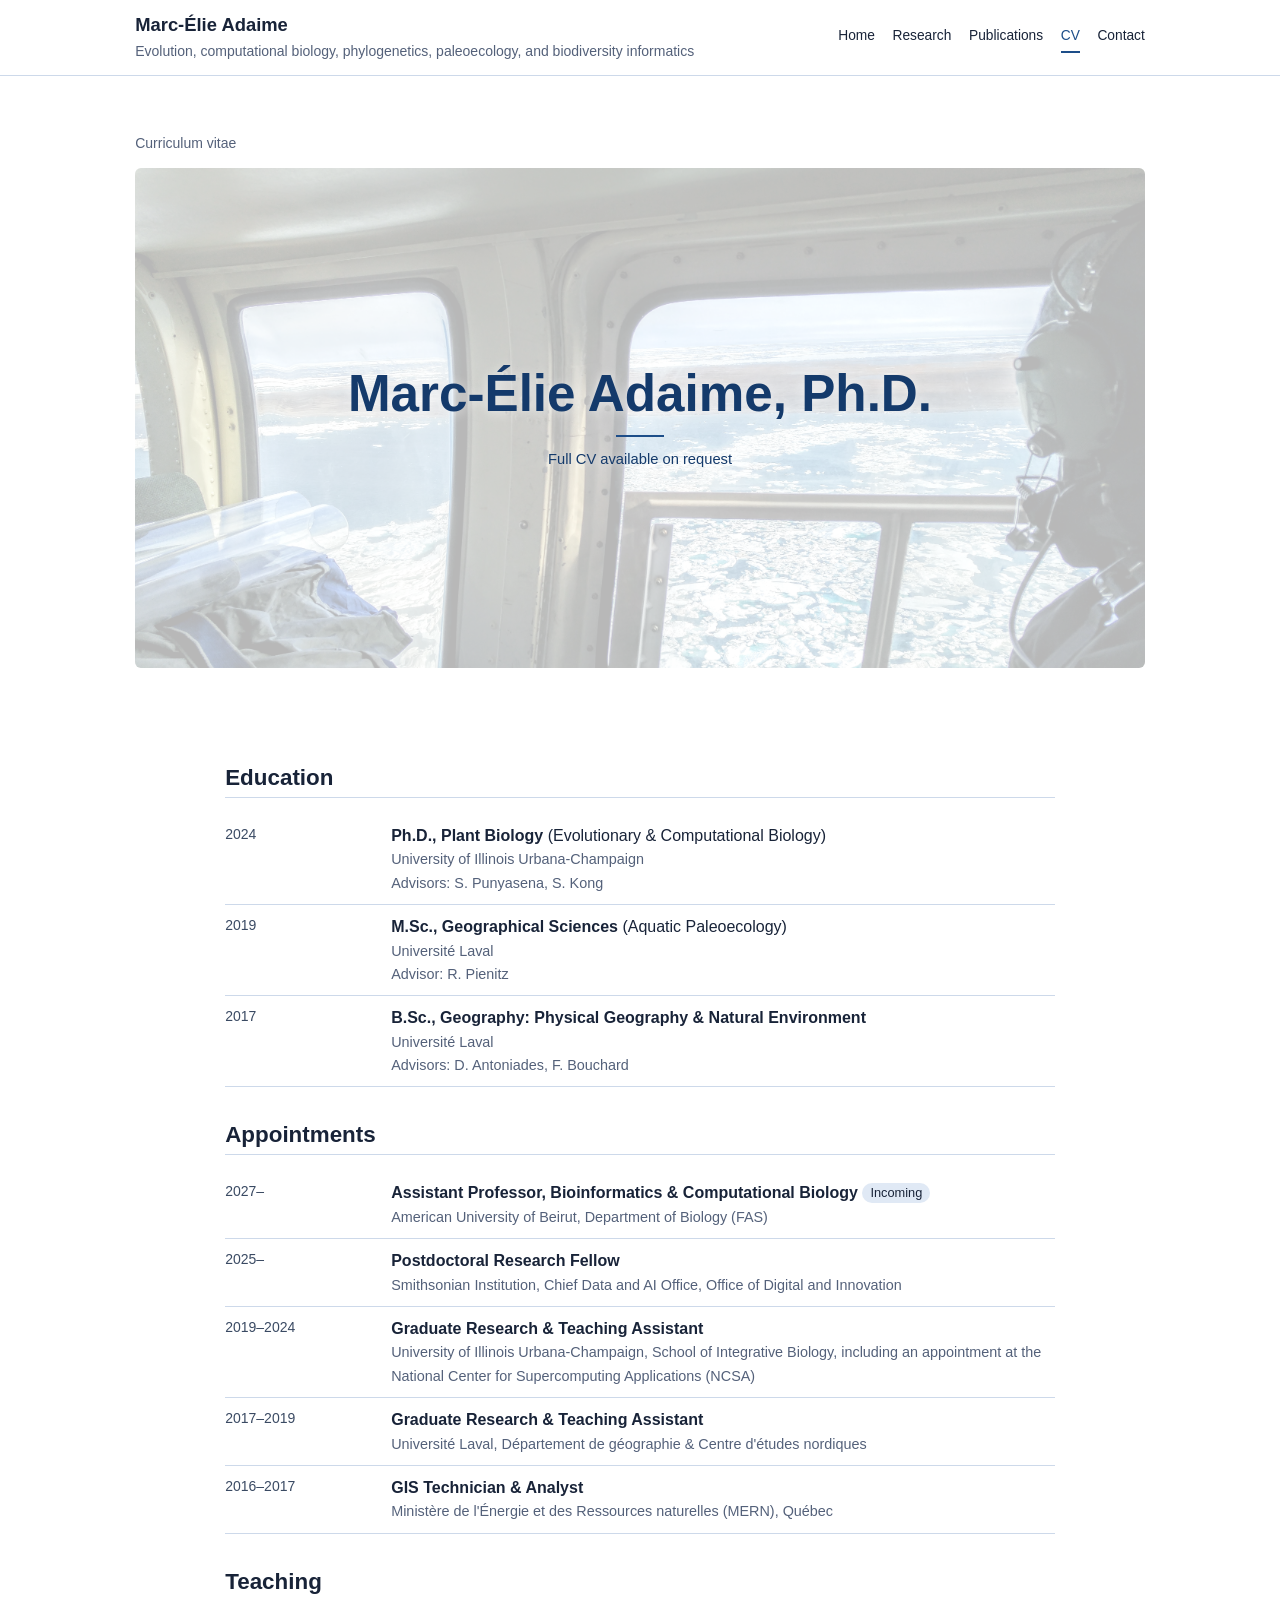
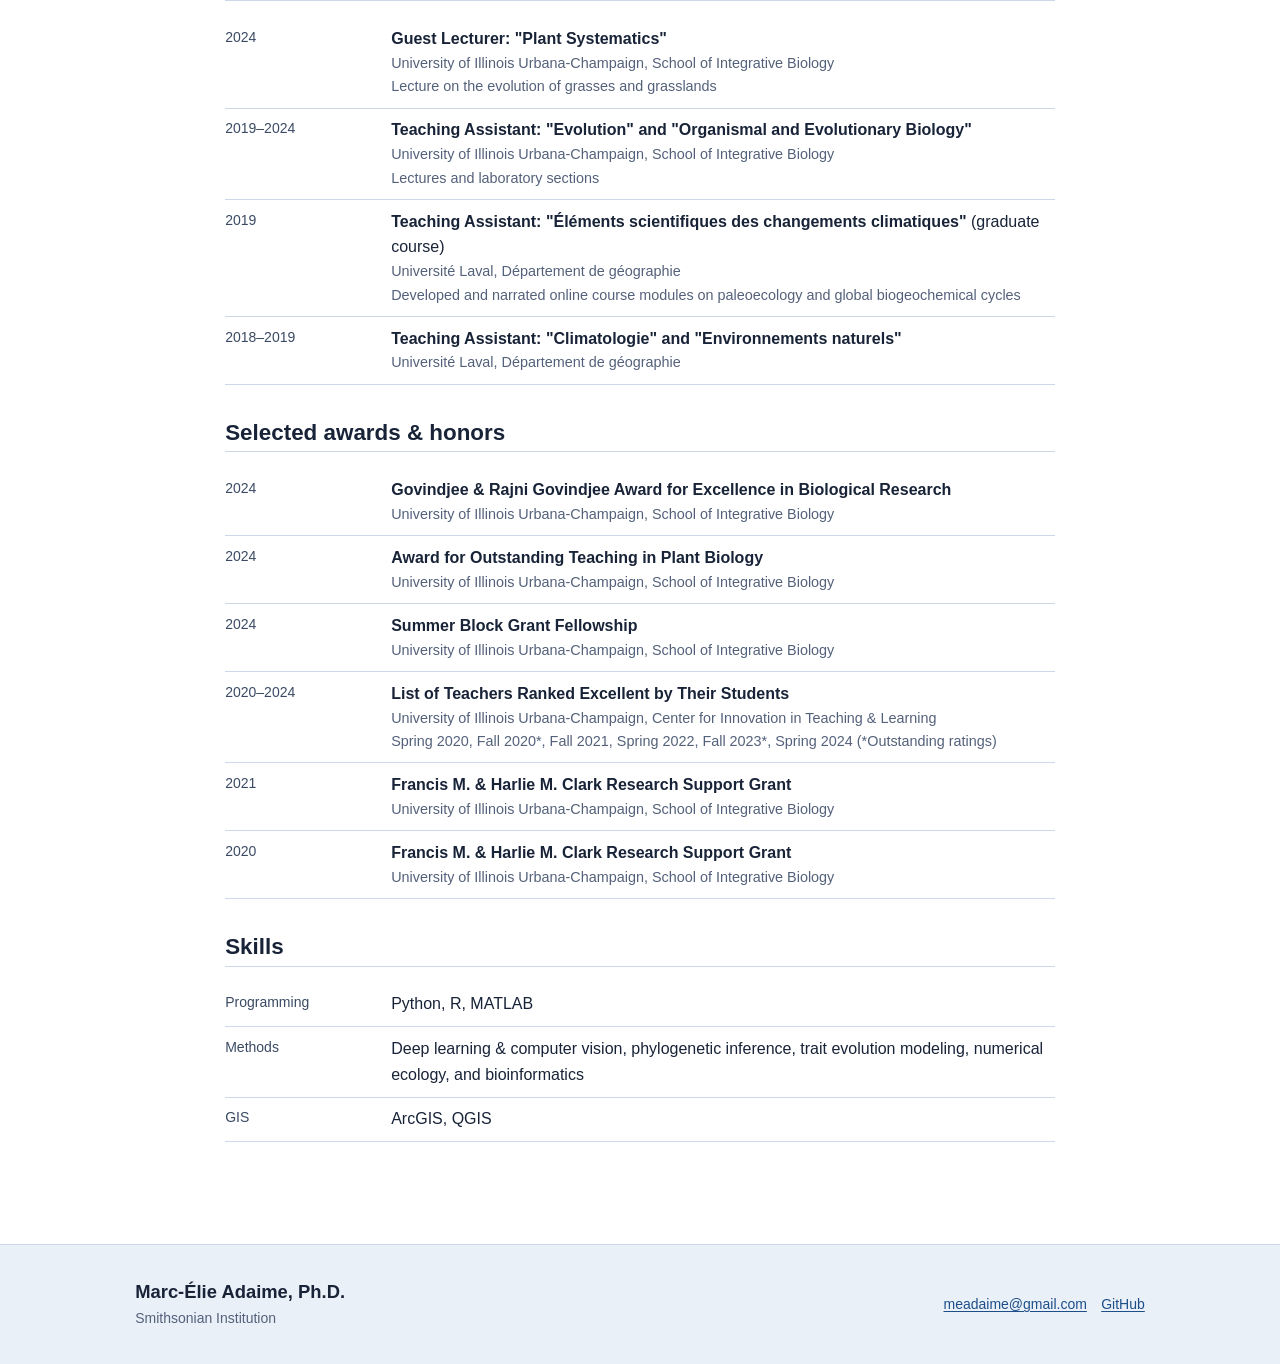
<file: cv.html>
<!DOCTYPE html>
<html lang="en">
<head>
<script>document.documentElement.classList.add("js")</script>
<meta charset="utf-8">
<meta name="viewport" content="width=device-width, initial-scale=1">
<title>CV — Marc-Élie Adaime</title>
<meta name="description" content="Curriculum vitae of Marc-Élie Adaime: education, positions, awards.">
<link rel="stylesheet" href="style.css">
</head>
<body>
<header class="site-header">
  <nav class="nav" aria-label="Primary">
    <a class="brand" href="index.html"><b>Marc-Élie Adaime</b><span>Evolution, computational biology, phylogenetics, paleoecology, and biodiversity informatics</span></a>
    <button type="button" class="nav-toggle" aria-expanded="false" aria-controls="menu" aria-label="Menu"><span></span><span></span><span></span></button>
    <ul class="nav-links" id="menu">
      <li><a href="index.html">Home</a></li>
      <li><a href="research.html">Research</a></li>
      <li><a href="publications.html">Publications</a></li>
      <li><a href="cv.html" aria-current="page">CV</a></li>
      <li><a href="contact.html">Contact</a></li>
    </ul>
  </nav>
</header>

<main id="main-content">
<section class="section" style="padding-top:clamp(2rem,5vw,3.5rem)">
  <div class="wrap">
    <p class="eyebrow reveal">Curriculum vitae</p>
    <div class="reveal" style="position:relative;border-radius:6px;overflow:hidden;margin:.4rem 0 0.1rem;min-height:500px;display:flex;align-items:center;justify-content:center;text-align:center">
      <div style="position:absolute;inset:0;background:url('Figures_webpage/20170901_102730_HDR.jpg') center/cover;opacity:0.28" aria-hidden="true"></div>
      <div style="position:relative;padding:2.8rem 2rem">
        <h1 style="font-weight:700;line-height:1.2;font-size:clamp(2.2rem,5vw,3.2rem);margin:0 0 .6rem;color:var(--teal-deep);text-shadow:0 1px 12px rgba(255,255,255,.65)">Marc-Élie Adaime, Ph.D.</h1>
        <div style="width:48px;height:2px;background:var(--teal);margin:0 auto .7rem"></div>
        <p style="margin:0;font-size:.92rem;color:var(--teal-deep);text-shadow:0 1px 10px rgba(255,255,255,.6)">Full CV available on request</p>
      </div>
    </div>
    <div class="btn-row reveal">
      <!-- Drop your PDF into the repo and update this link -->
    </div>
  </div>
</section>
<section class="section" style="padding-top:0.1rem">
  <div class="wrap" style="max-width:900px">
    <div class="cv-section reveal">
      <h2>Education</h2>
      <div class="cv-row"><div class="l">2024</div><div><b>Ph.D., Plant Biology</b> (Evolutionary &amp; Computational Biology)<div class="sub">University of Illinois Urbana-Champaign<br> Advisors: S. Punyasena, S. Kong</div></div></div>
      <div class="cv-row"><div class="l">2019</div><div><b>M.Sc., Geographical Sciences</b> (Aquatic Paleoecology)<div class="sub">Université Laval<br> Advisor: R. Pienitz</div></div></div>
      <div class="cv-row"><div class="l">2017</div><div><b>B.Sc., Geography: Physical Geography &amp; Natural Environment</b><div class="sub">Université Laval<br> Advisors: D. Antoniades, F. Bouchard</div></div></div>
    </div>
    <div class="cv-section reveal">
      <h2>Appointments</h2>
      <div class="cv-row"><div class="l">2027–</div><div><b>Assistant Professor, Bioinformatics &amp; Computational Biology</b> <span class="tag" style="font-size:.8rem;background:var(--sage);padding:.15rem .5rem;border-radius:999px">Incoming</span><div class="sub">American University of Beirut, Department of Biology (FAS)</div></div></div>
      <div class="cv-row"><div class="l">2025–</div><div><b>Postdoctoral Research Fellow</b><div class="sub">Smithsonian Institution, Chief Data and AI Office, Office of Digital and Innovation</div></div></div>
      <div class="cv-row"><div class="l">2019–2024</div><div><b>Graduate Research &amp; Teaching Assistant</b><div class="sub">University of Illinois Urbana-Champaign, School of Integrative Biology, including an appointment at the National Center for Supercomputing Applications (NCSA) </div></div></div>
      <div class="cv-row"><div class="l">2017–2019</div><div><b>Graduate Research &amp; Teaching Assistant</b><div class="sub">Université Laval, Département de géographie &amp; Centre d'études nordiques</div></div></div>
      <div class="cv-row"><div class="l">2016–2017</div><div><b>GIS Technician &amp; Analyst</b><div class="sub">Ministère de l'Énergie et des Ressources naturelles (MERN), Québec</div></div></div>
    </div>
    <div class="cv-section reveal">
      <h2>Teaching</h2>
      <div class="cv-row"><div class="l">2024</div><div><b>Guest Lecturer: "Plant Systematics"</b><div class="sub">University of Illinois Urbana-Champaign, School of Integrative Biology<br> Lecture on the evolution of grasses and grasslands</div></div></div>
      <div class="cv-row"><div class="l">2019–2024</div><div><b>Teaching Assistant: "Evolution" and "Organismal and Evolutionary Biology"</b><div class="sub">University of Illinois Urbana-Champaign, School of Integrative Biology<br> Lectures and laboratory sections</div></div></div>
      <div class="cv-row"><div class="l">2019</div><div><b>Teaching Assistant: "Éléments scientifiques des changements climatiques"</b> (graduate course)<div class="sub">Université Laval, Département de géographie<br> Developed and narrated online course modules on paleoecology and global biogeochemical cycles</div></div></div>
      <div class="cv-row"><div class="l">2018–2019</div><div><b>Teaching Assistant: "Climatologie" and "Environnements naturels"</b><div class="sub">Université Laval, Département de géographie</div></div></div>
    </div>
    <div class="cv-section reveal">
      <h2>Selected awards &amp; honors</h2>
      <div class="cv-row"><div class="l">2024</div><div><b>Govindjee &amp; Rajni Govindjee Award for Excellence in Biological Research</b><div class="sub">University of Illinois Urbana-Champaign, School of Integrative Biology</div></div></div>
      <div class="cv-row"><div class="l">2024</div><div><b>Award for Outstanding Teaching in Plant Biology</b><div class="sub">University of Illinois Urbana-Champaign, School of Integrative Biology</div></div></div>
      <div class="cv-row"><div class="l">2024</div><div><b>Summer Block Grant Fellowship</b><div class="sub">University of Illinois Urbana-Champaign, School of Integrative Biology</div></div></div>
      <div class="cv-row"><div class="l">2020–2024</div><div><b>List of Teachers Ranked Excellent by Their Students</b><div class="sub">University of Illinois Urbana-Champaign, Center for Innovation in Teaching &amp; Learning<br> Spring 2020, Fall 2020*, Fall 2021, Spring 2022, Fall 2023*, Spring 2024 (*Outstanding ratings)</div></div></div>
      <div class="cv-row"><div class="l">2021</div><div><b>Francis M. &amp; Harlie M. Clark Research Support Grant</b><div class="sub">University of Illinois Urbana-Champaign, School of Integrative Biology</div></div></div>
      <div class="cv-row"><div class="l">2020</div><div><b>Francis M. &amp; Harlie M. Clark Research Support Grant</b><div class="sub">University of Illinois Urbana-Champaign, School of Integrative Biology</div></div></div>
    </div>
    <div class="cv-section reveal">
      <h2>Skills</h2>
      <div class="cv-row"><div class="l">Programming</div><div>Python, R, MATLAB</div></div>
      <div class="cv-row"><div class="l">Methods</div><div>Deep learning &amp; computer vision, phylogenetic inference, trait evolution modeling, numerical ecology, and bioinformatics</div></div>
      <div class="cv-row"><div class="l">GIS</div><div>ArcGIS, QGIS</div></div>
    </div>
  </div>
</section>
</main>

<footer class="site-footer">
  <div class="foot">
    <div class="brand"><b>Marc-Élie Adaime, Ph.D.</b><span class="fmono">Smithsonian Institution</span></div>
    <div class="fmono footer-links"><a href="mailto:meadaime@gmail.com">meadaime@gmail.com</a><a href="https://github.com/marc-elie-adaime">GitHub</a></div>
  </div>
</footer>
<script>
  const toggle = document.querySelector('.nav-toggle');
  const menu = document.getElementById('menu');

  if (toggle && menu) {
    toggle.addEventListener('click', () => {
      const open = menu.classList.toggle('open');
      toggle.setAttribute('aria-expanded', String(open));
    });
  }
</script>
</body>
</html>
</file>
<file: style.css>
/* =========================================================
   Marc-Élie Adaime
   ========================================================= */

:root{
  --ink:#182338;
  --teal:#1d4e89;
  --teal-deep:#143a6b;
  --teal-bright:#3d6fb0;
  --amber:#1d4e89;
  --amber-deep:#3a4a63;
  --amber-soft:#bcd0e8;
  --paper:#ffffff;
  --panel:#eaf0f8;
  --sage:#e0e9f5;
  --line:#cdd9ea;
  --muted:#54617a;
  --white:#ffffff;

  --display:Arial,Helvetica,sans-serif;
  --body:Arial,Helvetica,sans-serif;
  --mono:Arial,Helvetica,sans-serif;

  --maxw:1080px;
}

*{box-sizing:border-box}

html{scroll-behavior:smooth}

@media (prefers-reduced-motion:reduce){
  html{scroll-behavior:auto}
}

body{
  margin:0;
  font-family:var(--body);
  font-size:1rem;
  color:var(--ink);
  background:var(--paper);
  line-height:1.62;
  -webkit-font-smoothing:antialiased;
  text-rendering:optimizeLegibility;
}

img{max-width:100%;display:block}

a{
  color:var(--teal);
  text-decoration:underline;
  text-underline-offset:2px;
}

a:hover{color:var(--teal-deep)}

.wrap{
  max-width:var(--maxw);
  margin:0 auto;
  padding:0 clamp(1.2rem,4vw,2.2rem);
}

/* ---------- eyebrow ---------- */

.eyebrow{
  font-family:var(--mono);
  font-size:.875rem;
  letter-spacing:normal;
  text-transform:none;
  color:var(--muted);
  margin:0 0 .8rem;
}

/* ---------- header / nav ---------- */

.site-header{
  position:sticky;
  top:0;
  z-index:50;
  background:var(--white);
  border-bottom:1px solid var(--line);
}

.nav{
  max-width:var(--maxw);
  margin:0 auto;
  padding:.85rem clamp(1.2rem,4vw,2.2rem);
  display:flex;
  align-items:center;
  justify-content:space-between;
  gap:1rem;
}

.brand{
  min-width:0;
  display:flex;
  flex-direction:column;
  line-height:1.15;
  text-decoration:none;
}

.brand b{
  font-family:var(--display);
  font-weight:700;
  font-size:1.15rem;
  color:var(--ink);
}

.brand span{
  font-family:var(--mono);
  font-size:.875rem;
  letter-spacing:normal;
  text-transform:none;
  color:var(--muted);
  margin-top:.4rem;
  line-height:1.45;
}

.nav .brand{flex:1}

.nav-links{
  flex:none;
  display:flex;
  gap:1.1rem;
  align-items:center;
  list-style:none;
  margin:0;
  padding:0;
}

.nav-links a{
  display:inline-block;
  font-family:var(--mono);
  font-size:.86rem;
  font-weight:400;
  color:var(--ink);
  text-decoration:none;
  padding:.2rem 0;
  border-bottom:2px solid transparent;
}

.nav-links a:hover{
  color:var(--teal);
  border-bottom-color:var(--line);
}

.nav-links a[aria-current="page"]{
  color:var(--teal);
  border-bottom-color:var(--teal);
}

.nav-toggle{
  flex:none;
  display:none;
  background:none;
  border:1px solid var(--line);
  border-radius:3px;
  padding:.45rem .55rem;
  cursor:pointer;
}

.nav-toggle span{
  display:block;
  width:20px;
  height:2px;
  background:var(--ink);
  margin:4px 0;
}

@media (max-width:760px){
  .nav-toggle{display:block}

  .nav-links{
    position:absolute;
    top:100%;
    left:0;
    right:0;
    flex-direction:column;
    align-items:stretch;
    gap:0;
    background:var(--white);
    border-bottom:1px solid var(--line);
    padding:.4rem clamp(1.2rem,4vw,2.2rem) .9rem;
    display:none;
  }

  .nav-links.open{display:flex}

  .nav-links a{
    padding:.65rem 0;
    border-bottom:1px solid var(--line);
  }
}

/* ---------- hero ---------- */

.hero{
  position:relative;
  overflow:hidden;
  background:var(--teal-deep);
  color:#fff;
}

.hero-bg{
  position:absolute;
  inset:0;
  background:
    linear-gradient(180deg, rgba(20,58,107,.7), rgba(20,58,107,.68)),
    url("Figures_webpage/IMG_20220718_154814%20Copy-b.jpg") center/cover;
}

.hero-inner{
  position:relative;
  max-width:var(--maxw);
  margin:0 auto;
  padding:clamp(2rem,4vw,3rem) clamp(1.2rem,4vw,2.2rem);
}

.hero .eyebrow{
  color:#d6e1ee;
  font-size:.95rem;
  font-weight:400;
  line-height:1.5;
}

.hero h1{
  font-family:var(--display);
  font-weight:700;
  font-size:clamp(1.9rem,4vw,3rem);
  line-height:1.15;
  margin:.2rem 0 1rem;
  max-width:22ch;
}

.hero p{
  font-size:clamp(1rem,1.9vw,1.15rem);
  max-width:60ch;
  color:#e6ecf5;
  margin:0 0 1.4rem;
  line-height:1.6;
}

.hero .role{
  font-family:var(--mono);
  font-size:.9rem;
  letter-spacing:normal;
  color:#b3c6df;
}

.btn-row{
  display:flex;
  flex-wrap:wrap;
  gap:.8rem;
  margin-top:1.6rem;
}

.btn{
  display:inline-flex;
  align-items:center;
  gap:.4rem;
  font-family:var(--mono);
  font-weight:500;
  font-size:.88rem;
  padding:.6rem 1.15rem;
  border-radius:3px;
  border:1px solid transparent;
  text-decoration:none;
}

.btn-primary{
  background:#fff;
  color:var(--teal-deep);
  border-color:#fff;
}

.btn-primary:hover{
  background:#e6ecf5;
  color:var(--teal-deep);
}

.btn-ghost{
  border-color:rgba(255,255,255,.5);
  color:#fff;
}

.btn-ghost:hover{
  border-color:#fff;
  color:#fff;
}

.hero-portrait{
  width:160px !important;
  height:160px !important;
  max-width:160px !important;
  border-radius:50% !important;
  object-fit:cover;
  object-position:center center;
  display:block;
  margin:0 0 1.4rem;
  border:3px solid rgba(255,255,255,.9);
  box-shadow:0 4px 20px rgba(0,0,0,.25);
}

/* ---------- sections ---------- */

main{display:block}

.section{
  padding:clamp(2.6rem,5.5vw,4.2rem) 0;
}

.section.alt{background:var(--panel)}

.section h2,
.section .page-title{
  font-family:var(--display);
  font-weight:700;
  font-size:clamp(1.5rem,3vw,2.1rem);
  line-height:1.2;
  margin:.2rem 0 1rem;
}

.lead{
  font-size:1.14rem;
  max-width:66ch;
  color:var(--ink);
  line-height:1.6;
}

.prose p{
  max-width:68ch;
  margin:0 0 1.05rem;
}

.prose p:last-child{margin-bottom:0}

/* ---------- simple rule ---------- */

.strata{
  height:0;
  border:0;
  border-top:1px solid var(--line);
  width:100%;
  max-width:var(--maxw);
  margin:0 auto;
}

/* ---------- grid cards ---------- */

.grid{display:grid;gap:1.6rem}

.grid > *,
.contact-grid > *,
.training-grid > *,
.pub-header-grid > *,
.cv-row > *,
.pub > *{min-width:0}

.grid.cols-2{grid-template-columns:repeat(2,minmax(0,1fr))}

.grid.cols-3{grid-template-columns:repeat(3,minmax(0,1fr))}

@media (max-width:860px){
  .grid.cols-3{grid-template-columns:1fr 1fr}
}

@media (max-width:620px){
  .grid.cols-2,
  .grid.cols-3{grid-template-columns:1fr}
}

.card{
  background:var(--white);
  border:1px solid var(--line);
  border-radius:4px;
  padding:1.4rem;
}

.card:hover{border-color:var(--teal-bright)}

.card .num{
  font-family:var(--mono);
  font-size:.875rem;
  color:var(--amber-deep);
  letter-spacing:normal;
  text-transform:none;
}

.card h3{
  font-family:var(--display);
  font-weight:700;
  font-size:1.22rem;
  margin:.45rem 0 .5rem;
  line-height:1.25;
}

.card p{
  margin:0;
  color:#2a3550;
  font-size:.98rem;
}

.card .fig{
  margin:0 0 1.1rem;
  background:transparent;
  border-radius:3px;
}

.card .fig img,
.card .fig svg{
  display:block;
  width:100%;
  height:auto;
  border-radius:2px;
}

.card img{border-radius:3px}

/* ---------- homepage news ---------- */

.news-section{
  padding:clamp(2.6rem,5.5vw,4.2rem) 0 0;
}

/* The panel stays the same height as announcements are added. */
.news-card{
  display:flex;
  flex-direction:column;
  min-width:0;
  height:22rem;
  padding:clamp(1.2rem,3vw,2rem);
  background:var(--white);
  border:1px solid var(--line);
  border-radius:4px;
  overflow:hidden;
}

.news-card > h2{
  flex:none;
  color:var(--ink);
  font-family:var(--body);
  font-size:2rem;
  font-weight:700;
  line-height:1.2;
  margin:0 0 1rem;
}

/* Only the announcements scroll; the News heading remains visible.
   Containment prevents scrolling from continuing into the page at either end. */
.news-scroll{
  flex:1 1 0;
  min-height:0;
  min-width:0;
  overflow-y:auto;
  overflow-x:hidden;
  overscroll-behavior-y:contain;
  scrollbar-gutter:stable;
  padding:0 .65rem 0 0;
  font-family:var(--body);
  font-size:1rem;
  line-height:1.6;
  overflow-wrap:break-word;
}

.news-scroll:focus-visible{
  outline-offset:-2px;
}

.news-item{
  padding:1rem 0;
  border-top:1px solid var(--line);
}

.news-item:first-of-type{
  padding-top:0;
  border-top:0;
}

.news-item:last-child{padding-bottom:0}

.news-item h3{
  font-family:inherit;
  font-size:1rem;
  font-weight:700;
  line-height:1.6;
  margin:0 0 .35rem;
}

.news-item p,
.news-copy{
  font-family:inherit;
  font-size:1rem;
  line-height:1.6;
  margin:0;
}

.news-item p + p{margin-top:.65rem}

.news-item .news-date{
  font-size:1rem;
  color:var(--muted);
  margin:0 0 .35rem;
}

.news-card .eyebrow{
  font-size:1rem;
  letter-spacing:normal;
  text-transform:none;
}

.news-links{
  list-style:none;
  margin:.65rem 0 0;
  padding:0;
}

.news-links li + li{margin-top:.35rem}

.news-links a{
  font-family:inherit;
  font-size:1rem;
  line-height:1.6;
  overflow-wrap:anywhere;
}

.news-links a span[aria-hidden="true"]{display:none}

.visually-hidden{
  position:absolute;
  width:1px;
  height:1px;
  padding:0;
  margin:-1px;
  overflow:hidden;
  clip:rect(0,0,0,0);
  clip-path:inset(50%);
  white-space:nowrap;
  border:0;
}

/* ---------- figure / plate ---------- */

.plate{
  border:1px solid var(--line);
  border-radius:4px;
  overflow:hidden;
  background:var(--white);
}

.plate .img{
  aspect-ratio:4/3;
  position:relative;
  background:var(--sage);
}

.plate .img img{
  position:absolute;
  inset:0;
  width:100%;
  height:100%;
  object-fit:cover;
}

.plate figcaption{
  font-family:var(--mono);
  font-size:.875rem;
  letter-spacing:normal;
  color:var(--muted);
}

.plate figcaption b{
  color:var(--ink);
  font-weight:700;
}

/* ---------- timeline ---------- */

.timeline{
  list-style:none;
  margin:0;
  padding:0;
  border-left:2px solid var(--line);
}

.timeline li{
  position:relative;
  padding:0 0 1.8rem 1.6rem;
}

.timeline li:last-child{padding-bottom:0}

.timeline li::before{
  content:"";
  position:absolute;
  left:-6px;
  top:.4rem;
  width:10px;
  height:10px;
  border-radius:50%;
  background:var(--teal);
  border:2px solid var(--paper);
}

.timeline .when{
  font-family:var(--mono);
  font-size:.875rem;
  letter-spacing:normal;
  color:var(--amber-deep);
  text-transform:none;
}

.timeline h3{
  font-family:var(--display);
  font-weight:700;
  font-size:1.16rem;
  margin:.25rem 0 .1rem;
}

.timeline .where{
  color:var(--muted);
  font-size:.9rem;
  margin-bottom:.4rem;
}

.timeline p{
  margin:.3rem 0 0;
  max-width:64ch;
  font-size:.97rem;
}

/* ---------- publications ---------- */

.pub-group{margin-bottom:2.4rem}

.pub-group h2{margin-bottom:.4rem}

.pub{
  padding:1rem 0;
  border-bottom:1px solid var(--line);
  display:grid;
  grid-template-columns:64px 1fr;
  gap:1rem;
}

.pub:first-of-type{border-top:1px solid var(--line)}

.pub .yr{
  font-family:var(--mono);
  font-size:.82rem;
  color:var(--amber-deep);
  padding-top:.15rem;
}

.pub .ref{margin:0}

.pub .ref .title{font-weight:700}

.pub .ref .venue{
  font-style:italic;
  color:var(--teal);
}

.pub .tag{
  display:inline-block;
  font-family:var(--mono);
  font-size:.8rem;
  letter-spacing:normal;
  text-transform:none;
  background:var(--sage);
  color:var(--teal-deep);
  padding:.12rem .5rem;
  border-radius:3px;
  margin-left:.4rem;
}

.pub .doi{
  font-size:.85rem;
  word-break:break-word;
}

@media (max-width:560px){
  .pub{
    grid-template-columns:1fr;
    gap:.3rem;
  }
}

/* ---------- chips ---------- */

.chips{
  display:flex;
  flex-wrap:wrap;
  gap:.5rem;
  margin:1.1rem 0 0;
  padding:0;
  list-style:none;
}

.chips li{
  font-family:var(--mono);
  font-size:.8rem;
  background:var(--white);
  border:1px solid var(--line);
  border-radius:3px;
  padding:.35rem .75rem;
  color:var(--ink);
}

/* ---------- contact ---------- */

.contact-grid{
  display:grid;
  grid-template-columns:1.2fr 1fr;
  gap:2.4rem;
  align-items:start;
}

@media (max-width:760px){
  .contact-grid{grid-template-columns:1fr}
}

.contact-list{
  list-style:none;
  margin:1.1rem 0 0;
  padding:0;
}

.contact-list li{
  display:flex;
  gap:.8rem;
  padding:.65rem 0;
  border-bottom:1px solid var(--line);
  font-size:.98rem;
}

.contact-list li > span:last-child{
  min-width:0;
  overflow-wrap:anywhere;
}

@media (max-width:560px){
  .contact-list li{
    flex-direction:column;
    gap:.3rem;
  }
}

.contact-list .k{
  display:flex;
  align-items:center;
  gap:.45rem;
  font-family:var(--mono);
  font-size:.875rem;
  letter-spacing:normal;
  text-transform:none;
  color:var(--teal);
  width:auto;
  min-width:132px;
  flex:none;
  padding-top:.15rem;
}

.contact-list .k svg{
  flex:none;
  width:16px;
  height:16px;
}

/* ---------- CV ---------- */

.cv-section{margin-bottom:2.2rem}

.cv-section h2{
  font-family:var(--display);
  font-weight:700;
  font-size:1.4rem;
  border-bottom:1px solid var(--line);
  padding-bottom:.3rem;
  margin-bottom:1rem;
}

.cv-row{
  display:grid;
  grid-template-columns:150px 1fr;
  gap:1rem;
  padding:.55rem 0;
  border-bottom:1px solid var(--line);
}

.cv-row .l{
  font-family:var(--mono);
  font-size:.875rem;
  color:var(--amber-deep);
  letter-spacing:normal;
}

.cv-row b{font-weight:700}

.cv-row .sub{
  color:var(--muted);
  font-size:.9rem;
}

@media (max-width:560px){
  .cv-row{
    grid-template-columns:1fr;
    gap:.15rem;
  }
}

/* ---------- footer ---------- */

.site-footer{
  background:var(--panel);
  color:var(--muted);
  padding:2.2rem 0;
  border-top:1px solid var(--line);
}

.foot{
  max-width:var(--maxw);
  margin:0 auto;
  padding:0 clamp(1.2rem,4vw,2.2rem);
  display:flex;
  flex-wrap:wrap;
  justify-content:space-between;
  gap:1rem;
  align-items:center;
}

.foot .brand b{
  color:var(--ink);
  font-family:var(--display);
}

.foot .brand span{color:var(--muted)}

.foot a{color:var(--teal)}

.foot .fmono{
  font-family:var(--mono);
  font-size:.875rem;
  letter-spacing:normal;
  color:var(--muted);
}

.footer-links{
  display:flex;
  flex-wrap:wrap;
  gap:.9rem;
}

/* ---------- reveal disabled (static) ---------- */

.js .reveal{
  opacity:1;
  transform:none;
}

:focus-visible{
  outline:2px solid var(--teal);
  outline-offset:2px;
}

/* ---------- Mobile adjustments ---------- */

@media (max-width:760px){
  .about-grid{grid-template-columns:1fr !important;}
  .about-grid .prose{max-width:100% !important;}
  .about-core{width:100% !important;}
  .about-core img{max-width:100% !important;width:100% !important;}
  .about-core figcaption{max-width:100% !important;}

  .threads-grid{grid-template-columns:1fr !important;}

  .bleed-right{margin-right:0 !important;}
  .bleed-left{margin-left:0 !important;}
  .cap-wide{width:100% !important;}

  .threads-grid .plate{margin:0 !important;width:100% !important;}
  .threads-grid .plate img{width:100% !important;max-width:100% !important;}
  .threads-grid .plate figcaption{width:100% !important;max-width:100% !important;}
}

/* ---------- Research page header background ---------- */

.hero-research .hero-bg{
  background:
    linear-gradient(180deg, rgba(17,50,68,.80), rgba(17,50,68,.75)),
    url("Figures_webpage/34EDEE50-22E7-4DC9-A96A-1D87A14C8290.jpg") center top/cover;
}

/* ---------- Contact page mobile photos ---------- */

@media (max-width:760px){
  .contact-grid > .reveal:last-child{
    margin-left:0 !important;
    margin-top:0 !important;
    align-items:center !important;
  }

  .contact-grid > .reveal:last-child figure{
    margin-left:auto !important;
    margin-right:auto !important;
  }

  .contact-grid > .reveal:last-child img{
    margin-left:auto !important;
    margin-right:auto !important;
  }
}

/* ---------- Mobile header spacing ---------- */

@media (max-width:760px){
  .brand span{line-height:1.5;}

  .nav-links{gap:.9rem !important;}

  .nav-links a{
    padding:.6rem 0 !important;
    border-bottom:none !important;
    -webkit-tap-highlight-color:transparent !important;
  }
}

/* ---------- Research page field photos ---------- */

.field-photos{
  display:flex;
  flex-direction:column;
  justify-content:space-between;
  height:100%;
  padding:1rem 0;
}

.field-photos img{
  width:100%;
  max-width:200px;
  height:auto;
  border-radius:6px;
  display:block;
}

.field-photos img:last-child{
  max-width:320px;
}

.field-photos img:nth-child(odd){margin-left:auto}
.field-photos img:nth-child(even){margin-right:auto}

@media (max-width:760px){
  .training-grid{
    grid-template-columns:1fr !important;
    gap:1.8rem !important;
  }

  .field-photos{
    flex-direction:row !important;
    flex-wrap:wrap !important;
    justify-content:center !important;
    gap:1rem !important;
  }

  .field-photos img{
    width:calc(50% - .5rem) !important;
    max-width:none !important;
    margin:0 !important;
  }
}

/* ---------- Publications header on mobile ---------- */

@media (max-width:760px){
  .pub-header-grid{grid-template-columns:1fr !important;}
  .pub-header-fig{margin-top:0 !important;}
  .pub-header-fig img{margin-left:0 !important;max-width:100% !important;}
  .pub-header-fig figcaption{margin-left:0 !important;max-width:100% !important;}
}
</file>
